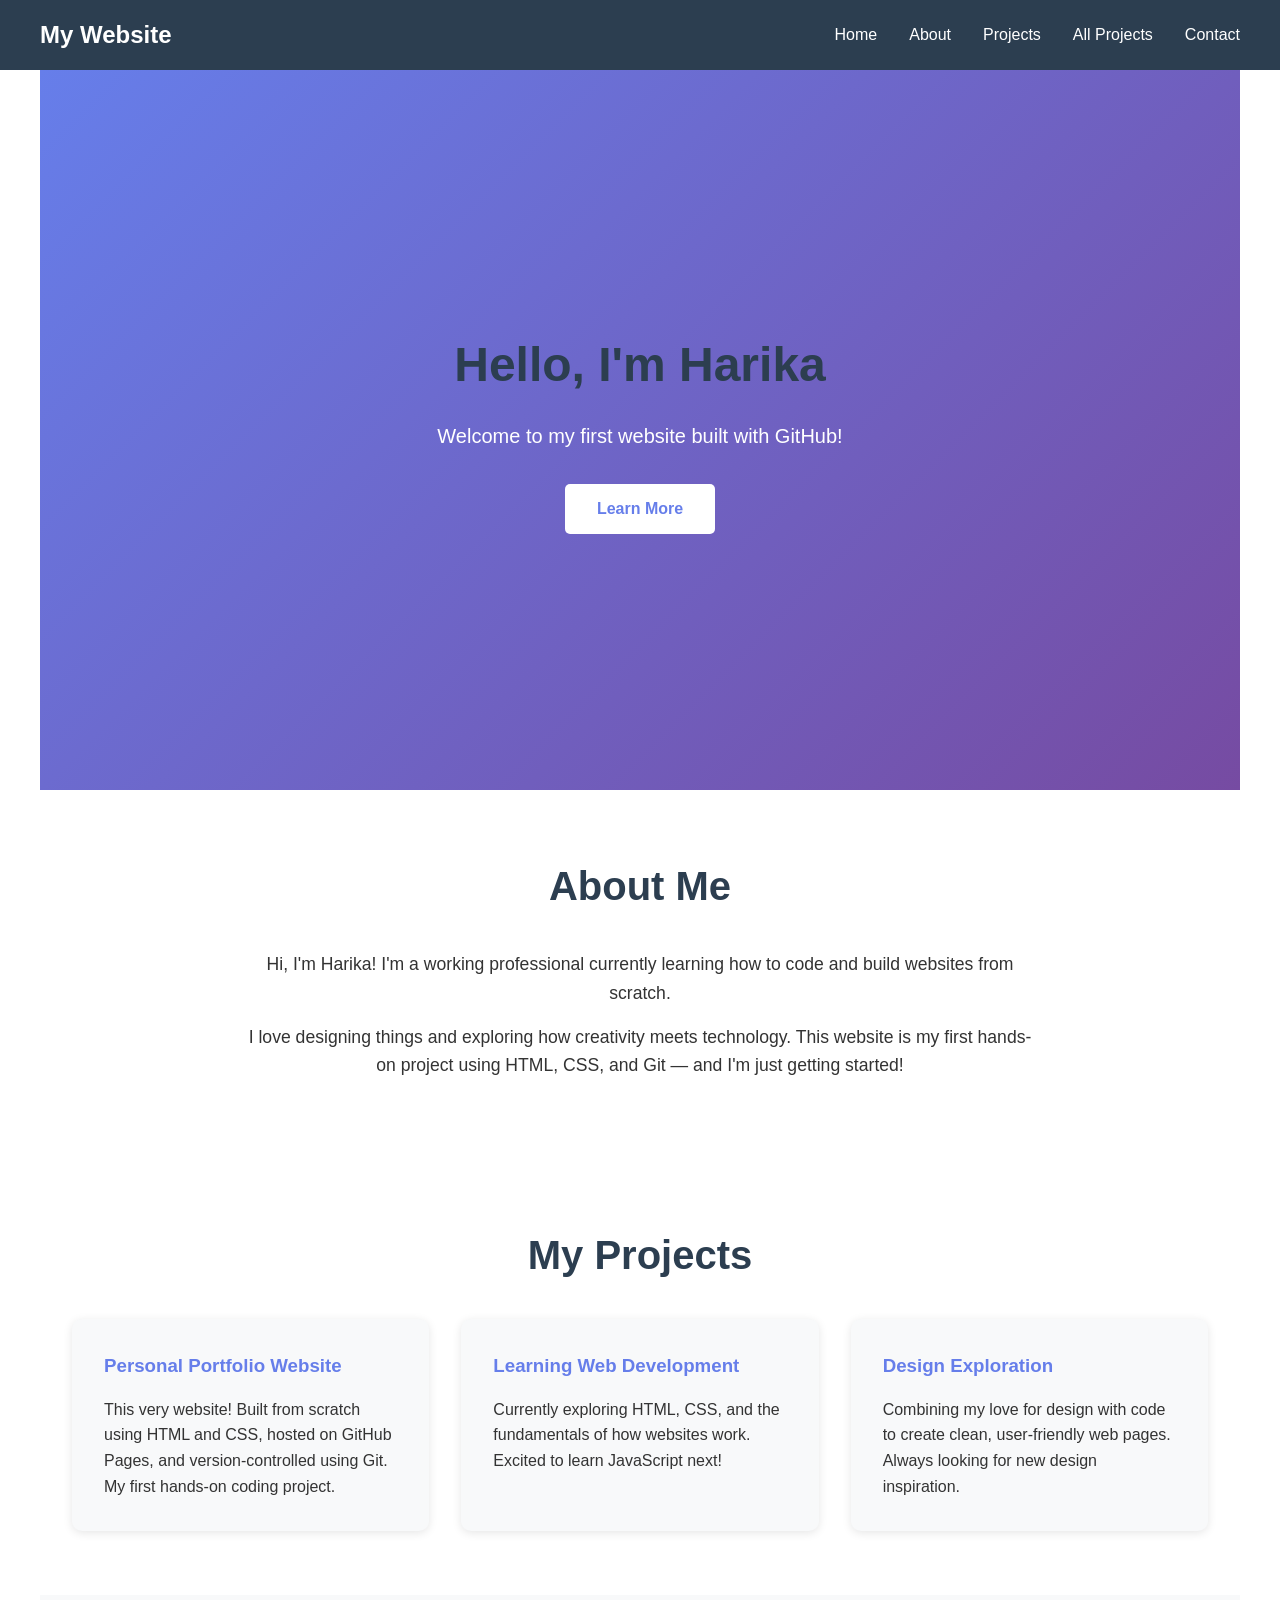
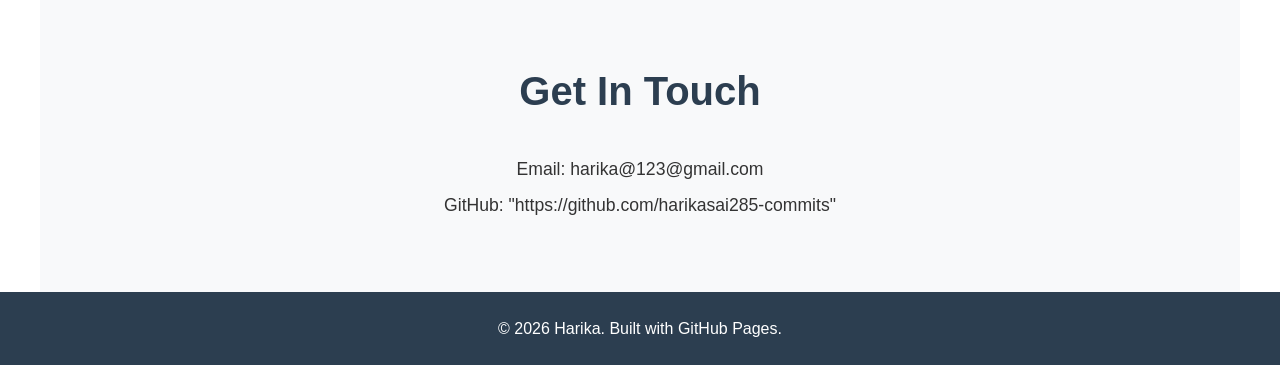
<file: index.html>
<!DOCTYPE html>
<html lang="en">
<head>
    <meta charset="UTF-8">
    <meta name="viewport" content="width=device-width, initial-scale=1.0">
    <title>My First Website</title>
    <link rel="stylesheet" href="style.css">
</head>
<body>
    <header>
        <nav>
            <h1 class="logo">My Website</h1>
            <ul class="nav-links">
                <li><a href="#home">Home</a></li>
                <li><a href="#about">About</a></li>
                <li><a href="#projects">Projects</a></li>
                <li><a href="projects.html">All Projects</a></li>
                <li><a href="#contact">Contact</a></li>
            </ul>
        </nav>
    </header>

    <section id="home" class="hero">
        <div class="hero-content">
            <h2>Hello, I'm Harika</h2>
            <p>Welcome to my first website built with GitHub!</p>
            <a href="#about" class="btn">Learn More</a>
        </div>
    </section>

    <section id="about" class="about">
        <h2>About Me</h2>
        <p>Hi, I'm Harika! I'm a working professional currently learning how to code and build websites from scratch.</p>
<p>I love designing things and exploring how creativity meets technology. This website is my first hands-on project using HTML, CSS, and Git — and I'm just getting started!</p>
    </section>

    <section id="projects" class="projects">
    <h2>My Projects</h2>
    <div class="project-grid">
        <div class="project-card">
            <h3>Personal Portfolio Website</h3>
            <p>This very website! Built from scratch using HTML and CSS, hosted on GitHub Pages, and version-controlled using Git. My first hands-on coding project.</p>
        </div>
        <div class="project-card">
            <h3>Learning Web Development</h3>
            <p>Currently exploring HTML, CSS, and the fundamentals of how websites work. Excited to learn JavaScript next!</p>
        </div>
        <div class="project-card">
            <h3>Design Exploration</h3>
            <p>Combining my love for design with code to create clean, user-friendly web pages. Always looking for new design inspiration.</p>
        </div>
    </div>
</section>

    <section id="contact" class="contact">
        <h2>Get In Touch</h2>
        <p>Email: harika@123@gmail.com</p>
        <p>GitHub: "https://github.com/harikasai285-commits"</p>
    </section>

    <footer>
        <p>&copy; 2026 Harika. Built with GitHub Pages.</p>
    </footer>
</body>
</html>
</file>
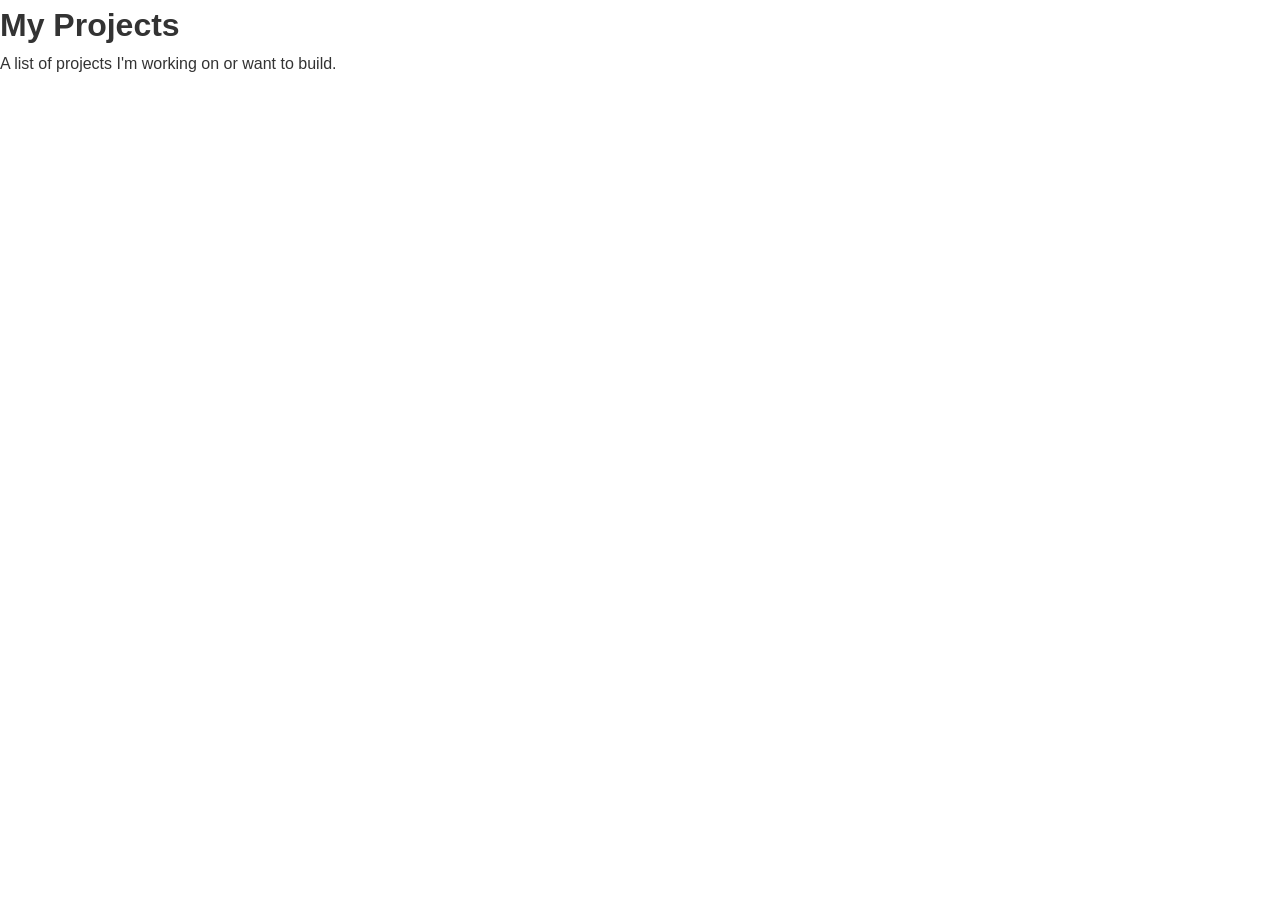
<file: projects.html>
<!DOCTYPE html>
<html lang="en">
<head>
    <meta charset="UTF-8">
    <meta name="viewport" content="width=device-width, initial-scale=1.0">
    <title>My Projects - Harika</title>
    <link rel="stylesheet" href="style.css">
</head>
<body>
    <h1>My Projects</h1>
    <p>A list of projects I'm working on or want to build.</p>
</body>
</html>
</file>
<file: style.css>
/* Reset default browser styles */
* {
    margin: 0;
    padding: 0;
    box-sizing: border-box;
}

body {
    font-family: 'Segoe UI', Tahoma, Geneva, Verdana, sans-serif;
    line-height: 1.6;
    color: #333;
}

/* Header and Navigation */
header {
    background-color: #2c3e50;
    color: white;
    padding: 1rem 2rem;
    position: sticky;
    top: 0;
    z-index: 100;
}

nav {
    display: flex;
    justify-content: space-between;
    align-items: center;
    max-width: 1200px;
    margin: 0 auto;
}

.logo {
    font-size: 1.5rem;
}

.nav-links {
    display: flex;
    list-style: none;
    gap: 2rem;
}

.nav-links a {
    color: white;
    text-decoration: none;
    transition: color 0.3s;
}

.nav-links a:hover {
    color: #3498db;
}

/* Hero Section */
.hero {
    background: linear-gradient(135deg, #667eea 0%, #764ba2 100%);
    color: white;
    height: 80vh;
    display: flex;
    align-items: center;
    justify-content: center;
    text-align: center;
    padding: 2rem;
}

.hero-content h2 {
    font-size: 3rem;
    margin-bottom: 1rem;
}

.hero-content p {
    font-size: 1.25rem;
    margin-bottom: 2rem;
}

.btn {
    display: inline-block;
    background-color: white;
    color: #667eea;
    padding: 0.75rem 2rem;
    text-decoration: none;
    border-radius: 5px;
    font-weight: bold;
    transition: transform 0.3s;
}

.btn:hover {
    transform: translateY(-3px);
}

/* Sections */
section {
    padding: 4rem 2rem;
    max-width: 1200px;
    margin: 0 auto;
}

section h2 {
    font-size: 2.5rem;
    margin-bottom: 2rem;
    text-align: center;
    color: #2c3e50;
}

.about p {
    font-size: 1.1rem;
    margin-bottom: 1rem;
    max-width: 800px;
    margin-left: auto;
    margin-right: auto;
    text-align: center;
}

/* Projects Grid */
.project-grid {
    display: grid;
    grid-template-columns: repeat(auto-fit, minmax(280px, 1fr));
    gap: 2rem;
    margin-top: 2rem;
}

.project-card {
    background-color: #f8f9fa;
    padding: 2rem;
    border-radius: 10px;
    box-shadow: 0 2px 10px rgba(0,0,0,0.1);
    transition: transform 0.3s;
}

.project-card:hover {
    transform: translateY(-5px);
}

.project-card h3 {
    color: #667eea;
    margin-bottom: 1rem;
}

/* Contact Section */
.contact {
    background-color: #f8f9fa;
    text-align: center;
}

.contact p {
    font-size: 1.1rem;
    margin: 0.5rem 0;
}

/* Footer */
footer {
    background-color: #2c3e50;
    color: white;
    text-align: center;
    padding: 1.5rem;
}

/* Mobile Responsive */
@media (max-width: 768px) {
    nav {
        flex-direction: column;
        gap: 1rem;
    }

    .nav-links {
        gap: 1rem;
    }

    .hero-content h2 {
        font-size: 2rem;
    }
}
</file>
